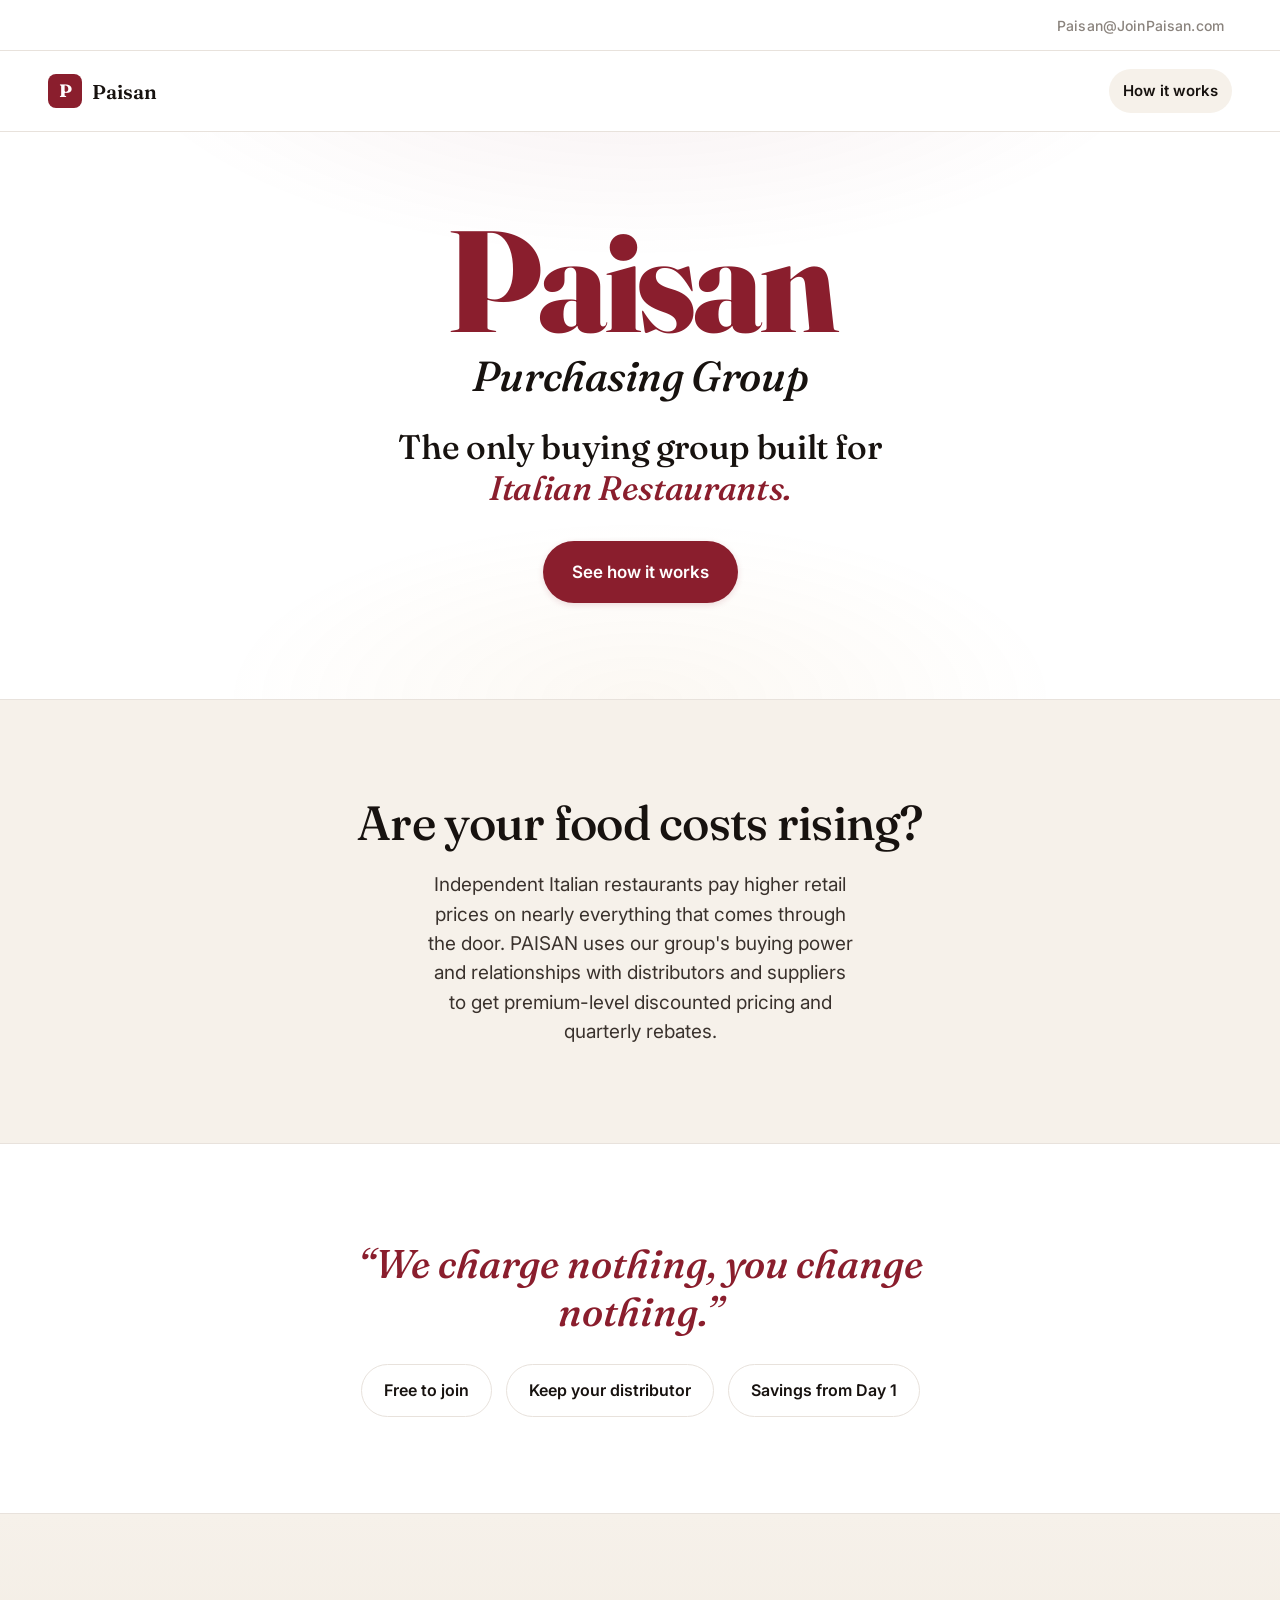
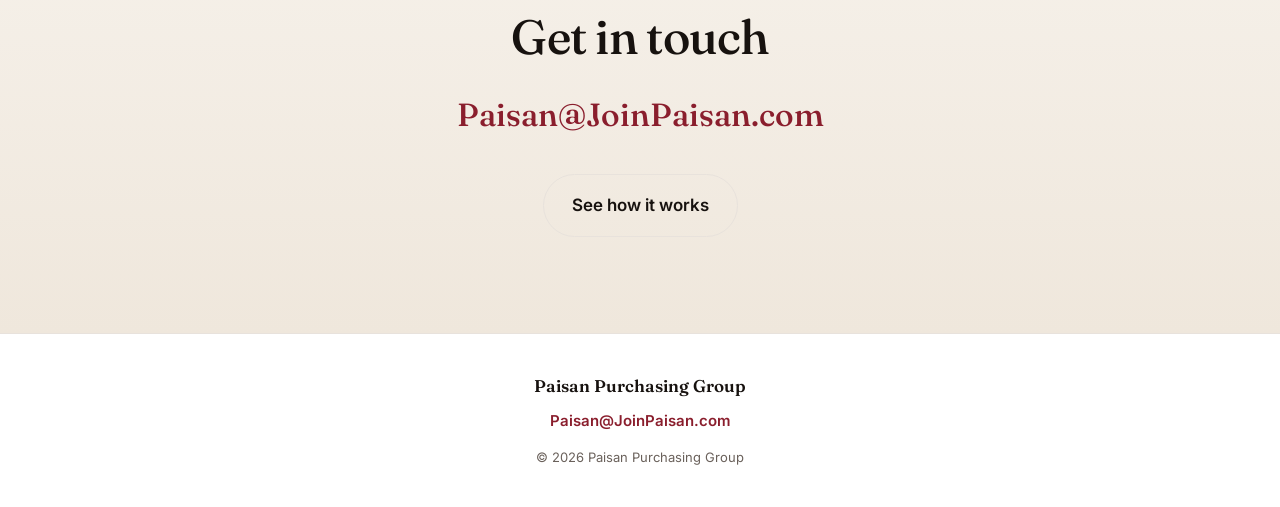
<file: index.html>
<!doctype html>
<html lang="en">
<head>
  <meta charset="utf-8" />
  <meta name="viewport" content="width=device-width, initial-scale=1, viewport-fit=cover" />
  <meta name="theme-color" content="#8a1e2d" />
  <title>Paisan Purchasing Group</title>
  <meta name="description" content="The only buying group built for Italian restaurants. Free to join. Keep your distributor." />
  <meta property="og:title" content="Paisan Purchasing Group" />
  <meta property="og:description" content="The only buying group built for Italian restaurants." />
  <meta property="og:type" content="website" />
  <link rel="preconnect" href="https://fonts.googleapis.com" />
  <link rel="preconnect" href="https://fonts.gstatic.com" crossorigin />
  <link href="https://fonts.googleapis.com/css2?family=Fraunces:opsz,wght@9..144,500;9..144,600;9..144,700;9..144,800&family=Inter:wght@500;600;700&display=swap" rel="stylesheet" />
  <link rel="stylesheet" href="styles.css" />
</head>
<body>
  <!-- TOP UTILITY BAR -->
  <div class="topbar">
    <a href="mailto:Paisan@JoinPaisan.com" class="topbar-email">Paisan@JoinPaisan.com</a>
  </div>

  <header class="nav">
    <a href="/" class="brand">
      <span class="brand-mark">P</span>
      <span class="brand-word">Paisan</span>
    </a>
    <a href="/how-it-works.html" class="nav-link">How it works</a>
  </header>

  <main>
    <!-- HERO -->
    <section class="hero">
      <div class="brand-title">
        <h1 class="brand-title-main">Paisan</h1>
        <p class="brand-title-sub">Purchasing Group</p>
      </div>
      <p class="tagline">The only buying group built for <em>Italian Restaurants.</em></p>
      <a href="/how-it-works.html" class="btn">See how it works</a>
    </section>

    <!-- RISING COSTS -->
    <section class="band band-cream">
      <h2 class="band-heading">Are your food costs rising?</h2>
      <p class="band-body">
        Independent Italian restaurants pay higher retail prices on nearly everything
        that comes through the door. PAISAN uses our group's buying power and
        relationships with distributors and suppliers to get premium-level discounted
        pricing and quarterly rebates.
      </p>
    </section>

    <!-- PROMISE -->
    <section class="band band-white">
      <p class="quote">&ldquo;We charge nothing, you change nothing.&rdquo;</p>
      <ul class="check">
        <li>Free to join</li>
        <li>Keep your distributor</li>
        <li>Savings from Day 1</li>
      </ul>
    </section>

    <!-- CONTACT -->
    <section class="band band-cta" id="contact">
      <h2 class="band-heading">Get in touch</h2>
      <a href="mailto:Paisan@JoinPaisan.com" class="big-email">Paisan@JoinPaisan.com</a>
      <a href="/how-it-works.html" class="btn btn-ghost">See how it works</a>
    </section>
  </main>

  <footer class="footer">
    <p class="footer-brand">Paisan Purchasing Group</p>
    <a href="mailto:Paisan@JoinPaisan.com" class="footer-email">Paisan@JoinPaisan.com</a>
    <p class="footer-copy">© <span id="year"></span> Paisan Purchasing Group</p>
  </footer>

  <script>document.getElementById('year').textContent = new Date().getFullYear();</script>
</body>
</html>
</file>
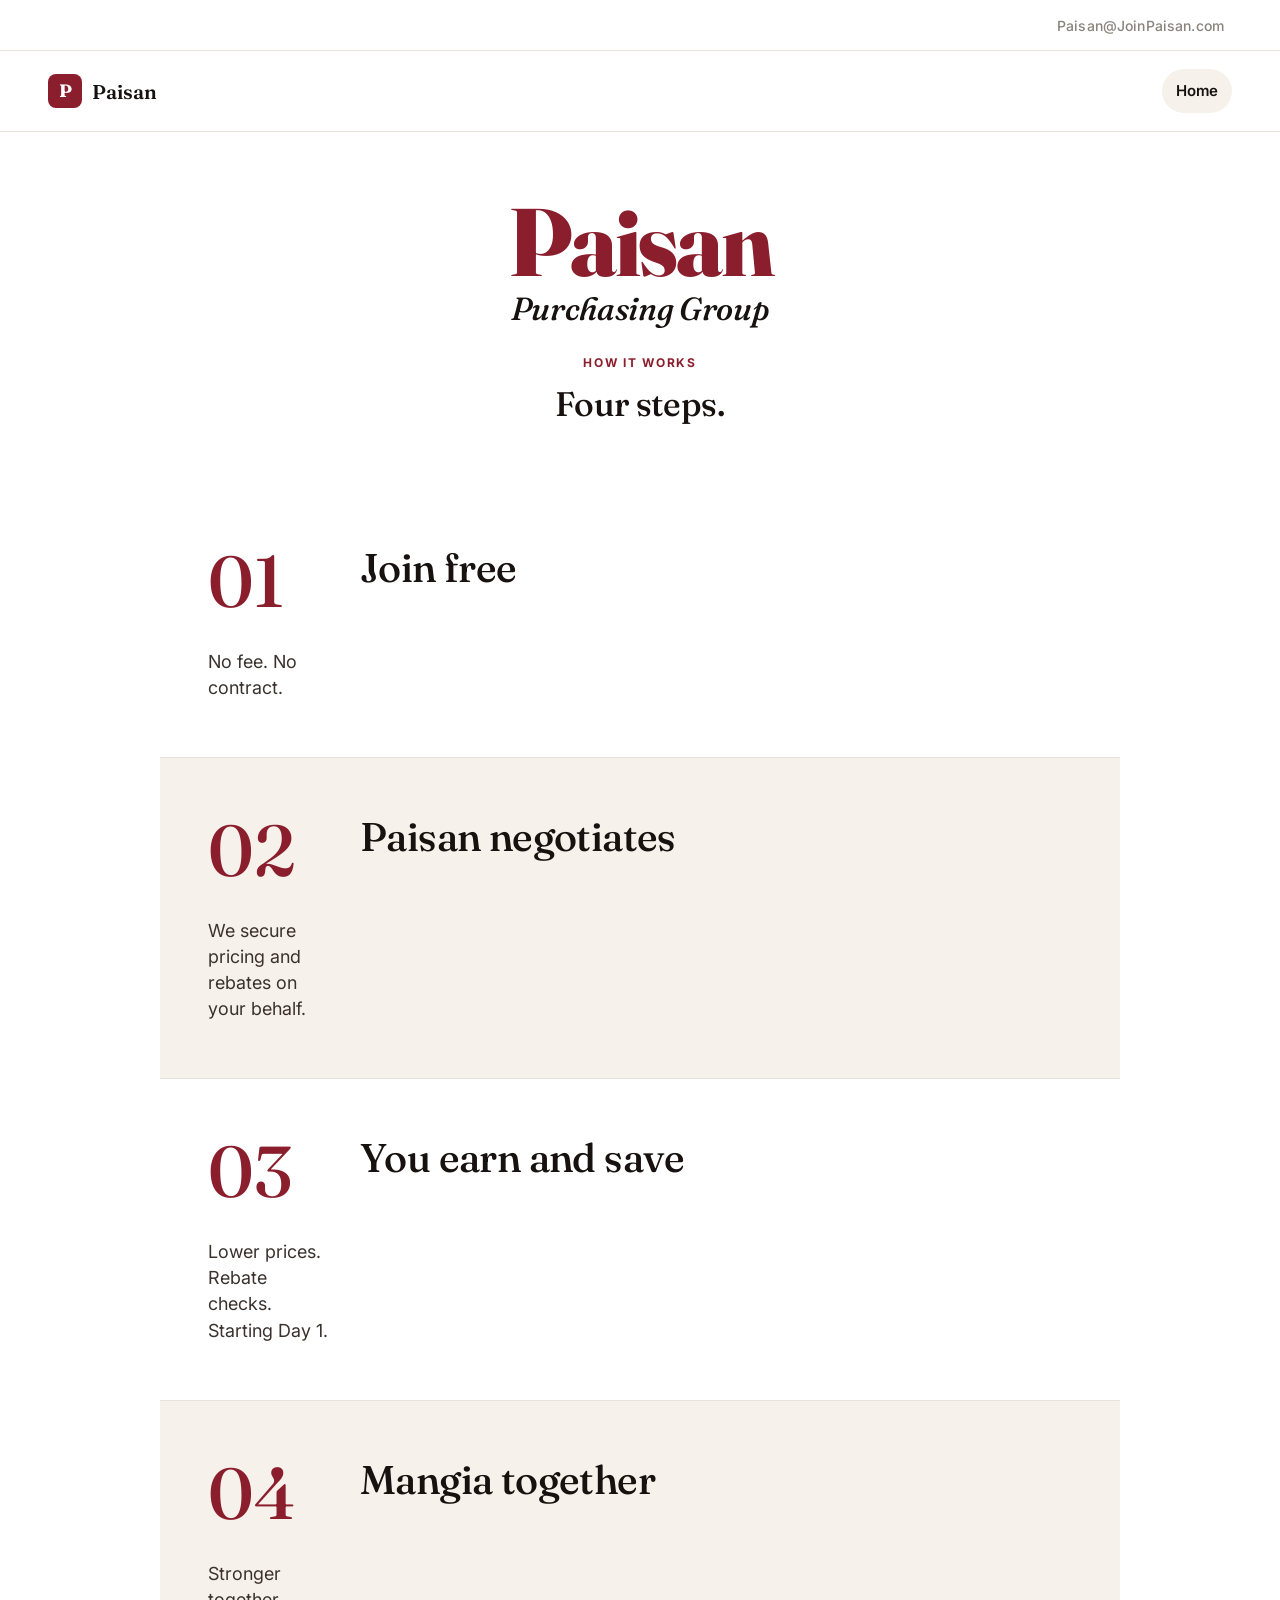
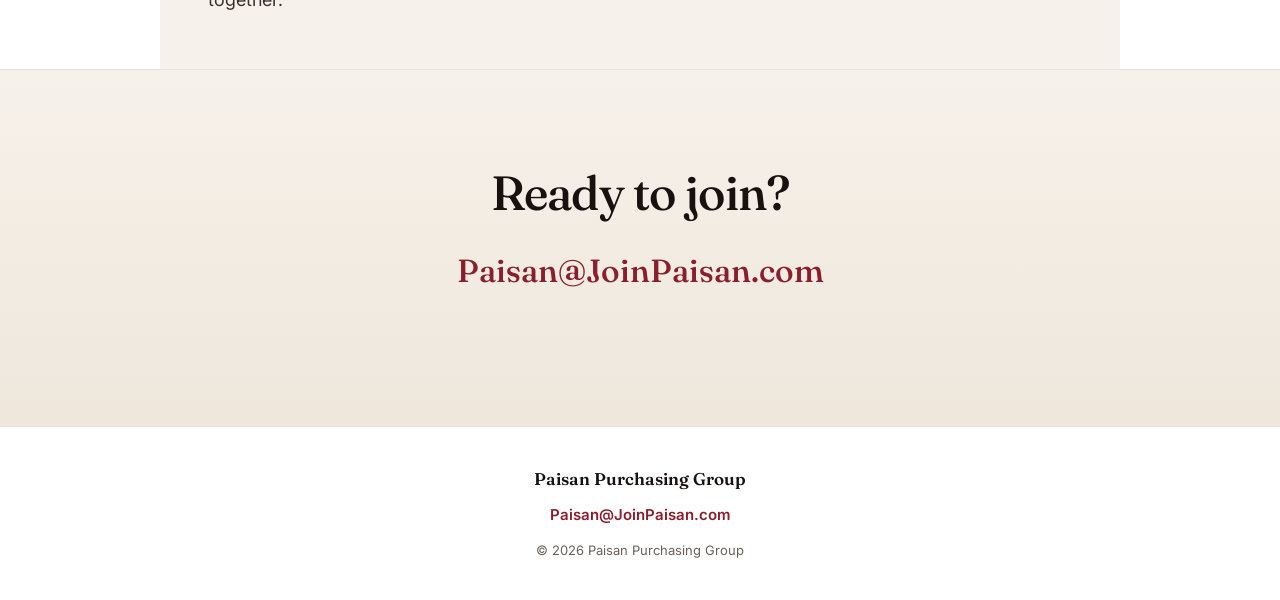
<file: how-it-works.html>
<!doctype html>
<html lang="en">
<head>
  <meta charset="utf-8" />
  <meta name="viewport" content="width=device-width, initial-scale=1, viewport-fit=cover" />
  <meta name="theme-color" content="#8a1e2d" />
  <title>How it works — Paisan</title>
  <meta name="description" content="Join free. Paisan negotiates. You earn and save. Mangia together." />
  <link rel="preconnect" href="https://fonts.googleapis.com" />
  <link rel="preconnect" href="https://fonts.gstatic.com" crossorigin />
  <link href="https://fonts.googleapis.com/css2?family=Fraunces:opsz,wght@9..144,500;9..144,600;9..144,700;9..144,800&family=Inter:wght@500;600;700&display=swap" rel="stylesheet" />
  <link rel="stylesheet" href="styles.css" />
</head>
<body>
  <!-- TOP UTILITY BAR -->
  <div class="topbar">
    <a href="mailto:Paisan@JoinPaisan.com" class="topbar-email">Paisan@JoinPaisan.com</a>
  </div>

  <header class="nav">
    <a href="/" class="brand">
      <span class="brand-mark">P</span>
      <span class="brand-word">Paisan</span>
    </a>
    <a href="/" class="nav-link">Home</a>
  </header>

  <main>
    <section class="page-hero">
      <div class="brand-title brand-title-small">
        <h1 class="brand-title-main">Paisan</h1>
        <p class="brand-title-sub">Purchasing Group</p>
      </div>
      <p class="eyebrow">How it works</p>
      <p class="tagline">Four steps.</p>
    </section>

    <ol class="steps">
      <li>
        <span class="step-num">01</span>
        <h2>Join free</h2>
        <p>No fee. No contract.</p>
      </li>
      <li>
        <span class="step-num">02</span>
        <h2>Paisan negotiates</h2>
        <p>We secure pricing and rebates on your behalf.</p>
      </li>
      <li>
        <span class="step-num">03</span>
        <h2>You earn and save</h2>
        <p>Lower prices. Rebate checks. Starting Day 1.</p>
      </li>
      <li>
        <span class="step-num">04</span>
        <h2>Mangia together</h2>
        <p>Stronger together.</p>
      </li>
    </ol>

    <section class="band band-cta">
      <h2 class="band-heading">Ready to join?</h2>
      <a href="mailto:Paisan@JoinPaisan.com" class="big-email">Paisan@JoinPaisan.com</a>
    </section>
  </main>

  <footer class="footer">
    <p class="footer-brand">Paisan Purchasing Group</p>
    <a href="mailto:Paisan@JoinPaisan.com" class="footer-email">Paisan@JoinPaisan.com</a>
    <p class="footer-copy">© <span id="year"></span> Paisan Purchasing Group</p>
  </footer>

  <script>document.getElementById('year').textContent = new Date().getFullYear();</script>
</body>
</html>
</file>
<file: styles.css>
/* Mobile-first. Phone-up; desktop enhancements at the bottom. */
:root {
  --ink: #17120f;
  --ink-soft: #3a322d;
  --muted: #6a615b;
  --gray: #8a837d;
  --line: #e8e2dc;
  --cream: #f6f1ea;
  --paper: #ffffff;
  --wine: #8a1e2d;
  --wine-deep: #6f1724;
  --accent: #c9892f;
  --dark: #141210;
  --serif: "Fraunces", "Iowan Old Style", Georgia, serif;
  --sans: "Inter", -apple-system, BlinkMacSystemFont, "Segoe UI", Helvetica, Arial, sans-serif;
}

* { box-sizing: border-box; }
html, body { margin: 0; padding: 0; }
html { -webkit-text-size-adjust: 100%; }
body {
  font-family: var(--sans);
  color: var(--ink);
  background: var(--paper);
  -webkit-font-smoothing: antialiased;
  -moz-osx-font-smoothing: grayscale;
  line-height: 1.45;
  font-size: 17px;
}
a { color: inherit; text-decoration: none; }
main { display: block; }

/* ----- TOP UTILITY BAR ----- */
.topbar {
  background: #fff;
  border-bottom: 1px solid var(--line);
  padding: 10px 20px;
  padding-top: calc(10px + env(safe-area-inset-top));
  text-align: center;
}
.topbar-email {
  color: var(--gray);
  font-size: 14px;
  font-weight: 500;
  letter-spacing: 0.01em;
  padding: 4px 8px;
}
.topbar-email:active { color: var(--wine); }

/* ----- NAV ----- */
.nav {
  position: sticky; top: 0; z-index: 30;
  display: flex; align-items: center; justify-content: space-between;
  padding: 14px 20px;
  background: rgba(255,255,255,0.92);
  backdrop-filter: saturate(140%) blur(10px);
  border-bottom: 1px solid var(--line);
}
.brand { display: inline-flex; align-items: center; gap: 10px; }
.brand-mark {
  display: inline-grid; place-items: center;
  width: 34px; height: 34px; border-radius: 8px;
  background: var(--wine); color: #fff;
  font-family: var(--serif); font-weight: 700; font-size: 18px;
}
.brand-word { font-family: var(--serif); font-weight: 600; font-size: 20px; }
.nav-link {
  font-size: 15px; font-weight: 600; color: var(--ink);
  padding: 10px 14px; border-radius: 999px;
  background: var(--cream);
  min-height: 44px; display: inline-flex; align-items: center;
}
.nav-link:active { background: var(--line); }

/* ----- HERO ----- */
.hero {
  padding: 48px 24px 64px;
  text-align: center;
  background:
    radial-gradient(900px 400px at 50% -20%, rgba(138,30,45,0.08), transparent 60%),
    radial-gradient(700px 300px at 50% 100%, rgba(201,137,47,0.06), transparent 60%),
    var(--paper);
}
.page-hero {
  padding: 40px 24px 24px;
  text-align: center;
}

/* ----- BIG CENTERED BRAND TITLE ----- */
.brand-title {
  margin: 0 0 28px;
  text-align: center;
}
.brand-title-main {
  font-family: var(--serif);
  font-weight: 800;
  font-size: clamp(64px, 18vw, 144px);
  line-height: 0.95;
  letter-spacing: -0.03em;
  color: var(--wine);
  margin: 0;
}
.brand-title-sub {
  font-family: var(--serif);
  font-weight: 500;
  font-style: italic;
  font-size: clamp(22px, 6vw, 42px);
  line-height: 1.1;
  letter-spacing: -0.01em;
  color: var(--ink);
  margin: 4px 0 0;
}
.brand-title-small .brand-title-main { font-size: clamp(44px, 12vw, 96px); }
.brand-title-small .brand-title-sub { font-size: clamp(18px, 4.5vw, 32px); }

.tagline {
  font-family: var(--serif);
  font-weight: 500;
  font-size: clamp(22px, 5.5vw, 34px);
  line-height: 1.2;
  color: var(--ink);
  margin: 0 auto 32px;
  max-width: 24ch;
  letter-spacing: -0.01em;
}
.tagline em { font-style: italic; color: var(--wine); }

.eyebrow {
  font-size: 12px;
  font-weight: 700;
  letter-spacing: 0.14em;
  text-transform: uppercase;
  color: var(--wine);
  margin: 16px 0 12px;
}

/* ----- BUTTONS ----- */
.btn {
  display: inline-flex; align-items: center; justify-content: center;
  padding: 18px 28px;
  min-height: 56px;
  font-size: 17px;
  font-weight: 600;
  border-radius: 999px;
  background: var(--wine);
  color: #fff !important;
  border: 1px solid transparent;
  box-shadow: 0 2px 6px rgba(138,30,45,0.15);
  transition: transform .15s ease, background .2s ease;
}
.btn:active { background: var(--wine-deep); transform: scale(0.98); }
.btn-ghost {
  background: transparent;
  color: var(--ink) !important;
  border-color: var(--line);
  box-shadow: none;
}
.btn-ghost:active { background: var(--cream); }

/* ----- BANDS ----- */
.band {
  padding: 64px 24px;
  text-align: center;
  border-top: 1px solid var(--line);
}
.band-white { background: var(--paper); }
.band-cream { background: var(--cream); }
.band-dark { background: var(--dark); color: #f6f1ea; border-top: 0; }
.band-dark .band-heading, .band-dark .band-body { color: #f6f1ea; }
.band-cta { background: linear-gradient(180deg, var(--cream) 0%, #efe7dc 100%); }

.band-heading {
  font-family: var(--serif);
  font-weight: 500;
  font-size: clamp(30px, 7.5vw, 48px);
  line-height: 1.12;
  letter-spacing: -0.015em;
  margin: 0 0 20px;
  max-width: 22ch;
  margin-left: auto; margin-right: auto;
}
.band-body {
  font-size: clamp(17px, 4.4vw, 19px);
  color: var(--ink-soft);
  line-height: 1.55;
  max-width: 36ch;
  margin: 0 auto;
}
.quote {
  font-family: var(--serif);
  font-style: italic;
  font-weight: 500;
  font-size: clamp(26px, 6.5vw, 40px);
  line-height: 1.2;
  color: var(--wine);
  margin: 0 auto 28px;
  max-width: 22ch;
}
.check {
  list-style: none;
  padding: 0;
  margin: 0;
  display: grid;
  gap: 12px;
  justify-items: center;
}
.check li {
  font-size: 16px;
  font-weight: 600;
  color: var(--ink);
  padding: 14px 22px;
  background: #fff;
  border-radius: 999px;
  border: 1px solid var(--line);
  min-height: 48px;
  display: inline-flex; align-items: center;
}

.big-email {
  display: block;
  font-family: var(--serif);
  font-weight: 500;
  font-size: clamp(20px, 5.5vw, 32px);
  color: var(--wine);
  margin: 20px auto 28px;
  word-break: break-word;
  padding: 8px 0;
  max-width: 100%;
}
.big-email:active { color: var(--wine-deep); }

/* ----- STEPS ----- */
.steps {
  list-style: none;
  padding: 0;
  margin: 0;
}
.steps li {
  padding: 36px 24px;
  border-top: 1px solid var(--line);
}
.steps li:first-child { border-top: 0; }
.steps li:nth-child(even) { background: var(--cream); }
.step-num {
  display: inline-block;
  font-family: var(--serif);
  font-weight: 500;
  font-size: 48px;
  line-height: 1;
  color: var(--wine);
  margin-bottom: 12px;
}
.steps h2 {
  font-family: var(--serif);
  font-weight: 500;
  font-size: clamp(28px, 7vw, 40px);
  line-height: 1.15;
  margin: 0 0 8px;
  letter-spacing: -0.015em;
}
.steps p {
  font-size: 18px;
  color: var(--ink-soft);
  margin: 0;
}

/* ----- FOOTER ----- */
.footer {
  padding: 32px 24px calc(32px + env(safe-area-inset-bottom));
  border-top: 1px solid var(--line);
  background: var(--paper);
  text-align: center;
}
.footer-brand {
  font-family: var(--serif); font-weight: 600; font-size: 17px;
  margin: 0 0 4px;
}
.footer-email {
  display: inline-block;
  font-size: 15px;
  font-weight: 600;
  color: var(--wine);
  padding: 8px 0;
}
.footer-copy { color: var(--muted); font-size: 13px; margin: 8px 0 0; }

/* ============================================================ */
/* Desktop enhancements                                          */
/* ============================================================ */
@media (min-width: 768px) {
  body { font-size: 18px; }

  .topbar { padding: 12px 48px; text-align: right; }
  .topbar-email { font-size: 14px; }

  .nav { padding: 18px 48px; }

  .hero {
    padding: 80px 48px 96px;
    max-width: 1120px;
    margin: 0 auto;
  }
  .page-hero {
    padding: 64px 48px 32px;
    max-width: 1120px;
    margin: 0 auto;
  }

  .band { padding: 96px 48px; }

  .check {
    grid-auto-flow: column;
    grid-auto-columns: max-content;
    justify-content: center;
    gap: 14px;
  }

  .steps {
    max-width: 960px;
    margin: 0 auto;
  }
  .steps li {
    padding: 56px 48px;
    display: grid;
    grid-template-columns: 120px 1fr;
    gap: 32px;
    align-items: start;
    text-align: left;
  }
  .step-num { font-size: 72px; margin-bottom: 0; }

  .footer {
    padding: 40px 48px calc(40px + env(safe-area-inset-bottom));
  }
}
</file>
